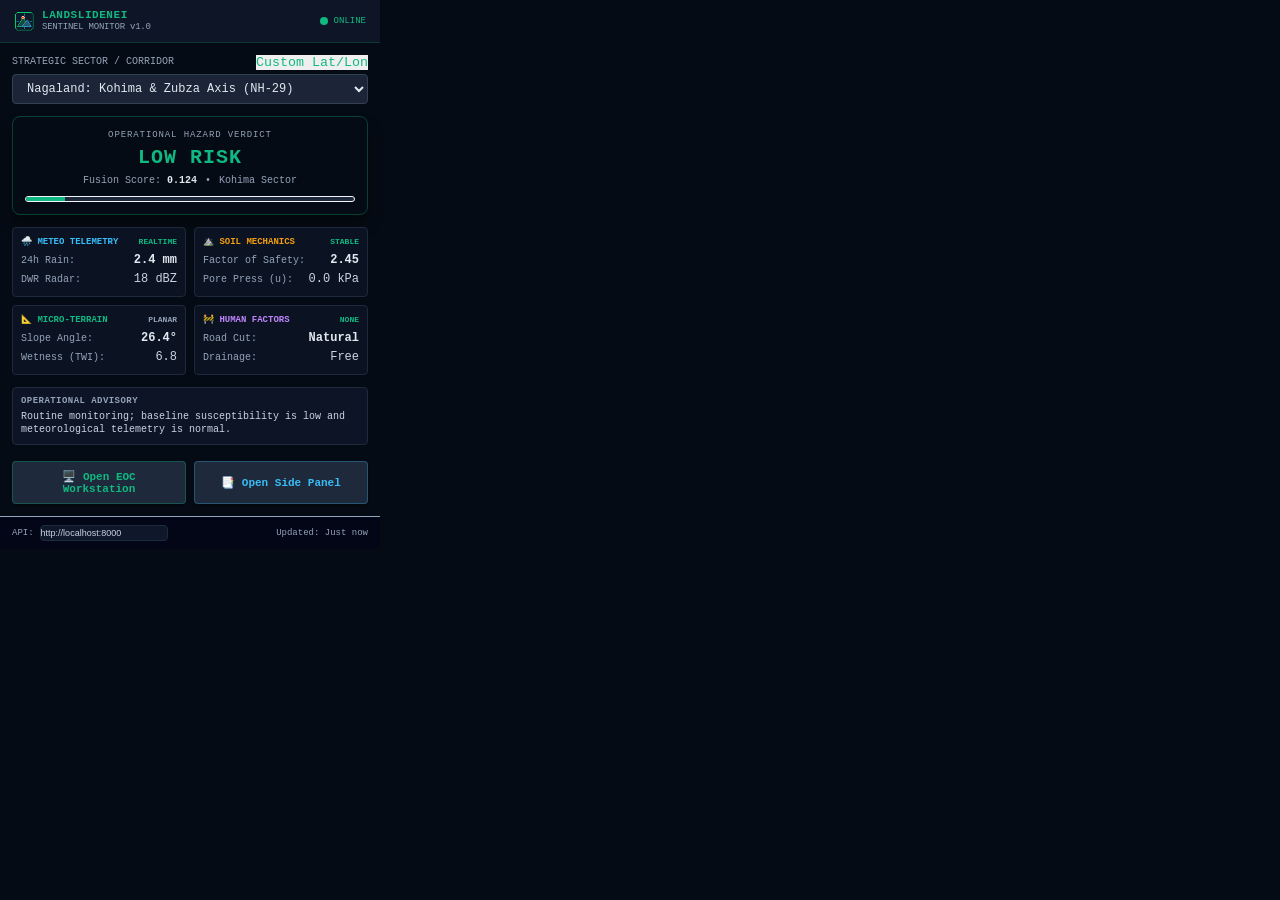
<file: extension/popup/popup.html>
<!DOCTYPE html>
<html lang="en">
<head>
  <meta charset="UTF-8">
  <meta name="viewport" content="width=380, initial-scale=1.0">
  <title>LandslideNEI Sentinel Monitor</title>
  <link rel="stylesheet" href="popup.css">
</head>
<body class="bg-obsidian text-slate-100 antialiased font-sans select-none">
  <!-- Top Navigation Bar -->
  <header class="flex items-center justify-between px-3.5 py-2.5 bg-slate-900/90 border-b border-emerald-500/20 backdrop-blur-md">
    <div class="flex items-center gap-2">
      <img src="../icons/icon32.png" alt="LandslideNEI Logo" class="w-5 h-5 rounded drop-shadow">
      <div>
        <div class="text-[11px] font-mono font-bold tracking-wider text-emerald-400 leading-none">LANDSLIDENEI</div>
        <div class="text-[9px] font-mono text-slate-400 tracking-tight leading-none mt-0.5">SENTINEL MONITOR v1.0</div>
      </div>
    </div>
    <div class="flex items-center gap-1.5">
      <span id="api-status-dot" class="w-2 h-2 rounded-full bg-emerald-500 animate-pulse" title="Connected to Local API"></span>
      <span id="api-status-text" class="text-[9px] font-mono text-emerald-400">ONLINE</span>
    </div>
  </header>

  <!-- Main Content Container -->
  <main class="p-3 space-y-3">
    <!-- Strategic Corridor Selector -->
    <div class="space-y-1">
      <label for="sector-select" class="text-[10px] font-mono uppercase text-slate-400 flex justify-between">
        <span>Strategic Sector / Corridor</span>
        <button id="btn-toggle-coords" class="text-emerald-400 hover:text-emerald-300 transition-colors">Custom Lat/Lon</button>
      </label>
      <select id="sector-select" class="w-full bg-slate-800/90 text-slate-200 text-xs font-mono rounded border border-slate-700 px-2.5 py-1.5 focus:border-emerald-500 focus:outline-none transition">
        <option value="25.6740,94.1120">Nagaland: Kohima & Zubza Axis (NH-29)</option>
        <option value="27.3389,88.6065">Sikkim: Gangtok & Teesta Corridor (NH-10)</option>
        <option value="25.2702,91.7323">Meghalaya: Cherrapunji Escarpment</option>
        <option value="27.5860,91.8660">Arunachal: Tawang Mountain Pass</option>
        <option value="23.7271,92.7176">Mizoram: Aizawl Slopes Axis</option>
        <option value="26.1445,91.7362">Assam: Guwahati Foothills Corridor</option>
        <option value="custom">-- Enter Custom Coordinates --</option>
      </select>
    </div>

    <!-- Collapsible Custom Coordinates Box -->
    <div id="custom-coords-panel" class="hidden p-2.5 bg-slate-800/60 rounded border border-slate-700/80 space-y-2">
      <div class="grid grid-cols-2 gap-2 text-xs font-mono">
        <div>
          <label class="text-[9px] text-slate-400">Latitude (°N)</label>
          <input type="number" id="custom-lat" step="0.0001" placeholder="27.5925" class="w-full bg-slate-900 border border-slate-700 rounded px-2 py-1 text-slate-200 focus:border-emerald-500 focus:outline-none">
        </div>
        <div>
          <label class="text-[9px] text-slate-400">Longitude (°E)</label>
          <input type="number" id="custom-lon" step="0.0001" placeholder="91.6087" class="w-full bg-slate-900 border border-slate-700 rounded px-2 py-1 text-slate-200 focus:border-emerald-500 focus:outline-none">
        </div>
      </div>
      <div class="flex gap-2">
        <button id="btn-run-eval" class="flex-1 bg-emerald-600 hover:bg-emerald-500 text-white font-mono font-bold text-[11px] py-1 px-2 rounded transition shadow">Evaluate Point</button>
        <button id="btn-gps" class="bg-slate-700 hover:bg-slate-600 text-slate-200 font-mono text-[10px] py-1 px-2 rounded transition" title="Use browser GPS">📍 GPS</button>
      </div>
    </div>

    <!-- Risk Verdict Banner Card -->
    <div id="verdict-card" class="p-3 rounded-lg border border-emerald-500/30 bg-gradient-to-br from-slate-900 to-slate-800/90 shadow-lg text-center relative overflow-hidden">
      <div class="text-[9px] font-mono tracking-widest text-slate-400 uppercase">OPERATIONAL HAZARD VERDICT</div>
      <div id="verdict-pill" class="text-xl font-mono font-extrabold text-emerald-400 tracking-wider my-0.5">LOW RISK</div>
      <div class="text-[10px] font-mono text-slate-400 flex justify-center items-center gap-2">
        <span>Fusion Score: <strong id="score-val" class="text-slate-200">0.124</strong></span>
        <span>•</span>
        <span id="loc-name">Kohima Sector</span>
      </div>
      <!-- Progress Indicator -->
      <div class="w-full bg-slate-800 h-1.5 rounded-full mt-2 overflow-hidden border border-slate-700/60">
        <div id="score-bar" class="h-full bg-emerald-500 transition-all duration-500" style="width: 12%;"></div>
      </div>
    </div>

    <!-- 4-Pillar Telemetry Grid -->
    <div class="grid grid-cols-2 gap-2 text-xs font-mono">
      <!-- Pillar 1: Precipitation -->
      <div class="p-2 rounded bg-slate-900/70 border border-slate-800 space-y-0.5">
        <div class="text-[9px] text-sky-400 font-bold flex justify-between">
          <span>🌧️ METEO TELEMETRY</span>
          <span id="rain-quality" class="text-[8px] text-emerald-400">REALTIME</span>
        </div>
        <div class="flex justify-between items-baseline pt-0.5">
          <span class="text-slate-400 text-[10px]">24h Rain:</span>
          <span id="rain-24h" class="text-slate-200 font-bold">2.4 mm</span>
        </div>
        <div class="flex justify-between items-baseline">
          <span class="text-slate-400 text-[10px]">DWR Radar:</span>
          <span id="dwr-val" class="text-slate-300">18 dBZ</span>
        </div>
      </div>

      <!-- Pillar 2: Geotechnical Soil -->
      <div class="p-2 rounded bg-slate-900/70 border border-slate-800 space-y-0.5">
        <div class="text-[9px] text-amber-400 font-bold flex justify-between">
          <span>⛰️ SOIL MECHANICS</span>
          <span id="fos-state" class="text-[8px] text-emerald-400">STABLE</span>
        </div>
        <div class="flex justify-between items-baseline pt-0.5">
          <span class="text-slate-400 text-[10px]">Factor of Safety:</span>
          <span id="fos-val" class="text-slate-200 font-bold">2.45</span>
        </div>
        <div class="flex justify-between items-baseline">
          <span class="text-slate-400 text-[10px]">Pore Press (u):</span>
          <span id="pore-val" class="text-slate-300">0.0 kPa</span>
        </div>
      </div>

      <!-- Pillar 3: Micro-Topography -->
      <div class="p-2 rounded bg-slate-900/70 border border-slate-800 space-y-0.5">
        <div class="text-[9px] text-emerald-400 font-bold flex justify-between">
          <span>📐 MICRO-TERRAIN</span>
          <span id="curv-badge" class="text-[8px] text-slate-400">PLANAR</span>
        </div>
        <div class="flex justify-between items-baseline pt-0.5">
          <span class="text-slate-400 text-[10px]">Slope Angle:</span>
          <span id="slope-val" class="text-slate-200 font-bold">26.4°</span>
        </div>
        <div class="flex justify-between items-baseline">
          <span class="text-slate-400 text-[10px]">Wetness (TWI):</span>
          <span id="twi-val" class="text-slate-300">6.8</span>
        </div>
      </div>

      <!-- Pillar 4: Anthropogenic Factors -->
      <div class="p-2 rounded bg-slate-900/70 border border-slate-800 space-y-0.5">
        <div class="text-[9px] text-purple-400 font-bold flex justify-between">
          <span>🚧 HUMAN FACTORS</span>
          <span id="cut-severity" class="text-[8px] text-emerald-400">NONE</span>
        </div>
        <div class="flex justify-between items-baseline pt-0.5">
          <span class="text-slate-400 text-[10px]">Road Cut:</span>
          <span id="road-cut-val" class="text-slate-200 font-bold">Natural</span>
        </div>
        <div class="flex justify-between items-baseline">
          <span class="text-slate-400 text-[10px]">Drainage:</span>
          <span id="drainage-val" class="text-slate-300">Free</span>
        </div>
      </div>
    </div>

    <!-- Reason Code / Advisory Banner -->
    <div id="advisory-box" class="p-2 rounded bg-slate-900/80 border border-slate-800 text-[10px] font-mono leading-tight text-slate-300 space-y-1">
      <div class="text-[9px] font-bold text-slate-400 uppercase tracking-wider">OPERATIONAL ADVISORY</div>
      <div id="advisory-text" class="text-slate-300">Routine monitoring; baseline susceptibility is low and meteorological telemetry is normal.</div>
    </div>

    <!-- Action Buttons -->
    <div class="grid grid-cols-2 gap-2 pt-1">
      <button id="btn-open-workstation" class="flex items-center justify-center gap-1.5 bg-slate-800 hover:bg-slate-700 text-emerald-400 font-mono text-[11px] font-bold py-2 px-3 rounded border border-emerald-500/30 transition shadow">
        <span>🖥️ Open EOC Workstation</span>
      </button>
      <button id="btn-open-sidepanel" class="flex items-center justify-center gap-1.5 bg-slate-800 hover:bg-slate-700 text-sky-400 font-mono text-[11px] font-bold py-2 px-3 rounded border border-sky-500/30 transition shadow">
        <span>📑 Open Side Panel</span>
      </button>
    </div>
  </main>

  <!-- Footer -->
  <footer class="px-3 py-2 bg-slate-950 border-t border-slate-800/80 flex justify-between items-center text-[9px] font-mono text-slate-400">
    <div class="flex items-center gap-1.5">
      <span>API:</span>
      <input type="text" id="api-base-url" value="http://localhost:8000" class="bg-slate-900 border border-slate-800 rounded px-1.5 py-0.5 text-[9px] text-slate-300 focus:outline-none w-32">
    </div>
    <div id="last-updated" class="text-slate-400">Updated: Just now</div>
  </footer>

  <script src="popup.js"></script>
</body>
</html>
</file>
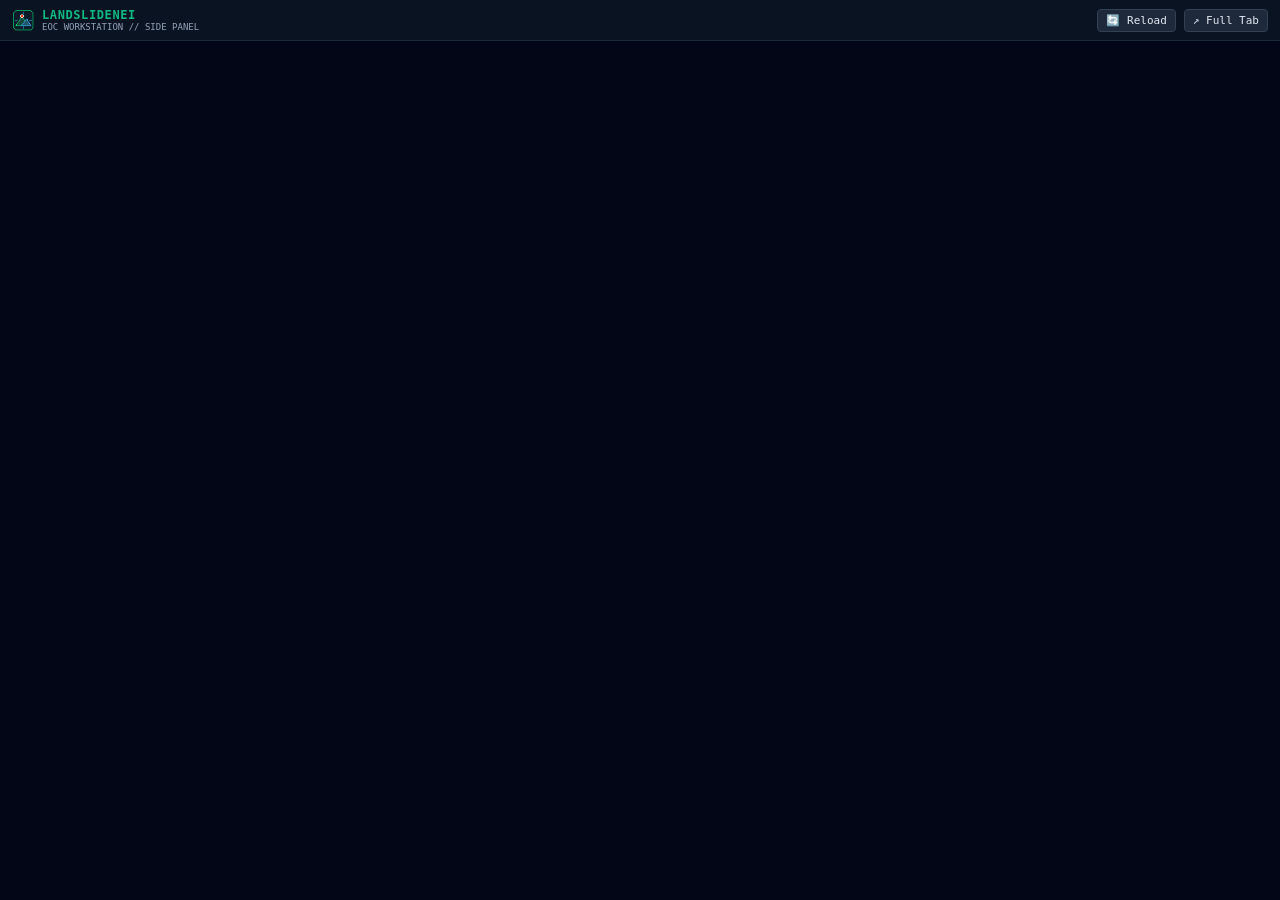
<file: extension/sidepanel/sidepanel.html>
<!DOCTYPE html>
<html lang="en">
<head>
  <meta charset="UTF-8">
  <meta name="viewport" content="width=device-width, initial-scale=1.0">
  <title>LandslideNEI EOC Side Panel</title>
  <style>
    * { box-sizing: border-box; margin: 0; padding: 0; }
    body {
      background: #020617;
      color: #f8fafc;
      font-family: -apple-system, BlinkMacSystemFont, "Segoe UI", Roboto, sans-serif;
      height: 100vh;
      display: flex;
      flex-direction: column;
      overflow: hidden;
    }
    header {
      background: #0a1322;
      border-bottom: 1px solid #1e293b;
      padding: 8px 12px;
      display: flex;
      align-items: center;
      justify-content: space-between;
    }
    .brand {
      display: flex;
      align-items: center;
      gap: 8px;
    }
    .brand img {
      width: 22px;
      height: 22px;
    }
    .brand-title {
      font-size: 12px;
      font-weight: 700;
      font-family: monospace;
      color: #10b981;
      letter-spacing: 0.05em;
    }
    .controls {
      display: flex;
      align-items: center;
      gap: 8px;
    }
    button {
      background: #1e293b;
      color: #e2e8f0;
      border: 1px solid #334155;
      border-radius: 4px;
      padding: 4px 8px;
      font-size: 11px;
      font-family: monospace;
      cursor: pointer;
      transition: all 0.2s;
    }
    button:hover {
      background: #334155;
      color: #38bdf8;
    }
    iframe {
      flex: 1;
      width: 100%;
      height: 100%;
      border: none;
      background: #020617;
    }
    #offline-notice {
      display: none;
      padding: 16px;
      text-align: center;
      font-family: monospace;
      font-size: 12px;
      color: #cbd5e1;
      background: #0f172a;
      border-bottom: 1px solid #334155;
    }
  </style>
</head>
<body>
  <header>
    <div class="brand">
      <img src="../icons/icon32.png" alt="LandslideNEI">
      <div>
        <div class="brand-title">LANDSLIDENEI</div>
        <div style="font-size: 9px; color: #94a3b8; font-family: monospace;">EOC WORKSTATION // SIDE PANEL</div>
      </div>
    </div>
    <div class="controls">
      <button id="btn-reload" title="Refresh Dashboard">🔄 Reload</button>
      <button id="btn-newtab" title="Open full screen in tab">↗️ Full Tab</button>
    </div>
  </header>

  <div id="offline-notice">
    ⚠️ Local API / Dashboard is not reachable at <span id="current-url">http://localhost:8000</span>.<br>
    Please ensure the LandslideNEI server is running (<code style="color: #10b981;">python -m uvicorn api.main:app --port 8000</code>).
  </div>

  <iframe id="dashboard-frame" src="http://localhost:8000/dashboard/"></iframe>

  <script src="sidepanel.js"></script>
</body>
</html>
</file>
<file: extension/popup/popup.css>
/* LandslideNEI Sentinel Monitor - Extension Tactical Dark Theme */
:root {
  --bg-obsidian: #050b14;
  --bg-surface: #0a1322;
  --bg-card: #0e1b2e;
  --border-dim: #1e293b;
  --border-glow: #10b98140;
  
  --color-emerald: #10b981;
  --color-amber: #f59e0b;
  --color-orange: #f97316;
  --color-red: #ef4444;
  --color-sky: #38bdf8;
  --color-purple: #c084fc;
}

* {
  box-sizing: border-box;
  margin: 0;
  padding: 0;
}

body {
  width: 380px;
  min-height: 520px;
  background-color: var(--bg-obsidian);
  color: #f1f5f9;
  font-family: -apple-system, BlinkMacSystemFont, "Segoe UI", Roboto, Helvetica, Arial, sans-serif;
  font-size: 12px;
  line-height: 1.4;
  overflow-x: hidden;
}

/* Utilities */
.font-mono {
  font-family: ui-monospace, SFMono-Regular, Menlo, Monaco, Consolas, "Liberation Mono", "Courier New", monospace;
}

.flex { display: flex; }
.grid { display: grid; }
.grid-cols-2 { grid-template-columns: repeat(2, minmax(0, 1fr)); }
.items-center { align-items: center; }
.items-baseline { align-items: baseline; }
.justify-between { justify-content: space-between; }
.justify-center { justify-content: center; }
.gap-1 { gap: 0.25rem; }
.gap-1\.5 { gap: 0.375rem; }
.gap-2 { gap: 0.5rem; }

.space-y-0\.5 > * + * { margin-top: 0.125rem; }
.space-y-1 > * + * { margin-top: 0.25rem; }
.space-y-2 > * + * { margin-top: 0.5rem; }
.space-y-3 > * + * { margin-top: 0.75rem; }

.p-2 { padding: 0.5rem; }
.p-2\.5 { padding: 0.625rem; }
.p-3 { padding: 0.75rem; }
.px-2 { padding-left: 0.5rem; padding-right: 0.5rem; }
.px-2\.5 { padding-left: 0.625rem; padding-right: 0.625rem; }
.px-3 { padding-left: 0.75rem; padding-right: 0.75rem; }
.px-3\.5 { padding-left: 0.875rem; padding-right: 0.875rem; }
.py-0\.5 { padding-top: 0.125rem; padding-bottom: 0.125rem; }
.py-1 { padding-top: 0.25rem; padding-bottom: 0.25rem; }
.py-1\.5 { padding-top: 0.375rem; padding-bottom: 0.375rem; }
.py-2 { padding-top: 0.5rem; padding-bottom: 0.5rem; }
.py-2\.5 { padding-top: 0.625rem; padding-bottom: 0.625rem; }

.pt-0\.5 { padding-top: 0.125rem; }
.pt-1 { padding-top: 0.25rem; }
.my-0\.5 { margin-top: 0.125rem; margin-bottom: 0.125rem; }
.mt-0\.5 { margin-top: 0.125rem; }
.mt-2 { margin-top: 0.5rem; }

.w-full { width: 100%; }
.w-2 { width: 0.5rem; }
.w-5 { width: 1.25rem; }
.w-32 { width: 8rem; }
.h-1\.5 { height: 0.375rem; }
.h-2 { height: 0.5rem; }
.h-5 { height: 1.25rem; }
.h-full { height: 100%; }
.flex-1 { flex: 1 1 0%; }

.rounded { border-radius: 0.25rem; }
.rounded-full { border-radius: 9999px; }
.rounded-lg { border-radius: 0.5rem; }

.border { border-width: 1px; border-style: solid; }
.border-b { border-bottom-width: 1px; border-bottom-style: solid; }
.border-t { border-top-width: 1px; border-top-style: solid; }

.border-slate-700 { border-color: #334155; }
.border-slate-800 { border-color: #1e293b; }
.border-emerald-500\/20 { border-color: rgba(16, 185, 129, 0.2); }
.border-emerald-500\/30 { border-color: rgba(16, 185, 129, 0.3); }
.border-sky-500\/30 { border-color: rgba(56, 189, 248, 0.3); }

.bg-obsidian { background-color: var(--bg-obsidian); }
.bg-slate-700 { background-color: #334155; }
.bg-slate-800 { background-color: #1e293b; }
.bg-slate-800\/60 { background-color: rgba(30, 41, 59, 0.6); }
.bg-slate-800\/90 { background-color: rgba(30, 41, 59, 0.9); }
.bg-slate-900 { background-color: #0f172a; }
.bg-slate-900\/70 { background-color: rgba(15, 23, 42, 0.7); }
.bg-slate-900\/80 { background-color: rgba(15, 23, 42, 0.8); }
.bg-slate-900\/90 { background-color: rgba(15, 23, 42, 0.9); }
.bg-slate-950 { background-color: #020617; }

.bg-emerald-500 { background-color: var(--color-emerald); }
.bg-emerald-600 { background-color: #059669; }
.bg-amber-500 { background-color: var(--color-amber); }
.bg-orange-500 { background-color: var(--color-orange); }
.bg-red-500 { background-color: var(--color-red); }

.text-slate-100 { color: #f1f5f9; }
.text-slate-200 { color: #e2e8f0; }
.text-slate-300 { color: #cbd5e1; }
.text-slate-400 { color: #94a3b8; }
.text-white { color: #ffffff; }

.text-emerald-300 { color: #6ee7b7; }
.text-emerald-400 { color: var(--color-emerald); }
.text-amber-400 { color: var(--color-amber); }
.text-orange-400 { color: var(--color-orange); }
.text-red-400 { color: var(--color-red); }
.text-sky-400 { color: var(--color-sky); }
.text-purple-400 { color: var(--color-purple); }

.text-\[8px\] { font-size: 8px; }
.text-\[9px\] { font-size: 9px; }
.text-\[10px\] { font-size: 10px; }
.text-\[11px\] { font-size: 11px; }
.text-xs { font-size: 12px; }
.text-xl { font-size: 20px; }

.font-bold { font-weight: 700; }
.font-extrabold { font-weight: 800; }
.uppercase { text-transform: uppercase; }
.tracking-tight { letter-spacing: -0.025em; }
.tracking-wider { letter-spacing: 0.05em; }
.tracking-widest { letter-spacing: 0.1em; }
.text-center { text-align: center; }
.leading-none { line-height: 1; }
.leading-tight { line-height: 1.25; }

.shadow { box-shadow: 0 1px 3px 0 rgba(0, 0, 0, 0.4); }
.shadow-lg { box-shadow: 0 10px 15px -3px rgba(0, 0, 0, 0.5); }
.hidden { display: none; }
.overflow-hidden { overflow: hidden; }

/* Custom Button Hover Effects */
button {
  cursor: pointer;
  border: none;
  font-family: inherit;
}

button:hover {
  filter: brightness(1.1);
}

button:active {
  transform: scale(0.98);
}

.transition {
  transition: all 0.2s ease-in-out;
}

/* Hazard color classes */
.hazard-low {
  border-color: rgba(16, 185, 129, 0.4) !important;
  color: #10b981 !important;
}
.hazard-watch {
  border-color: rgba(245, 158, 11, 0.4) !important;
  color: #f59e0b !important;
}
.hazard-high {
  border-color: rgba(249, 115, 22, 0.5) !important;
  color: #f97316 !important;
}
.hazard-critical {
  border-color: rgba(239, 68, 68, 0.6) !important;
  color: #ef4444 !important;
}

@keyframes pulse {
  0%, 100% { opacity: 1; }
  50% { opacity: 0.4; }
}

.animate-pulse {
  animation: pulse 2s cubic-bezier(0.4, 0, 0.6, 1) infinite;
}
</file>
